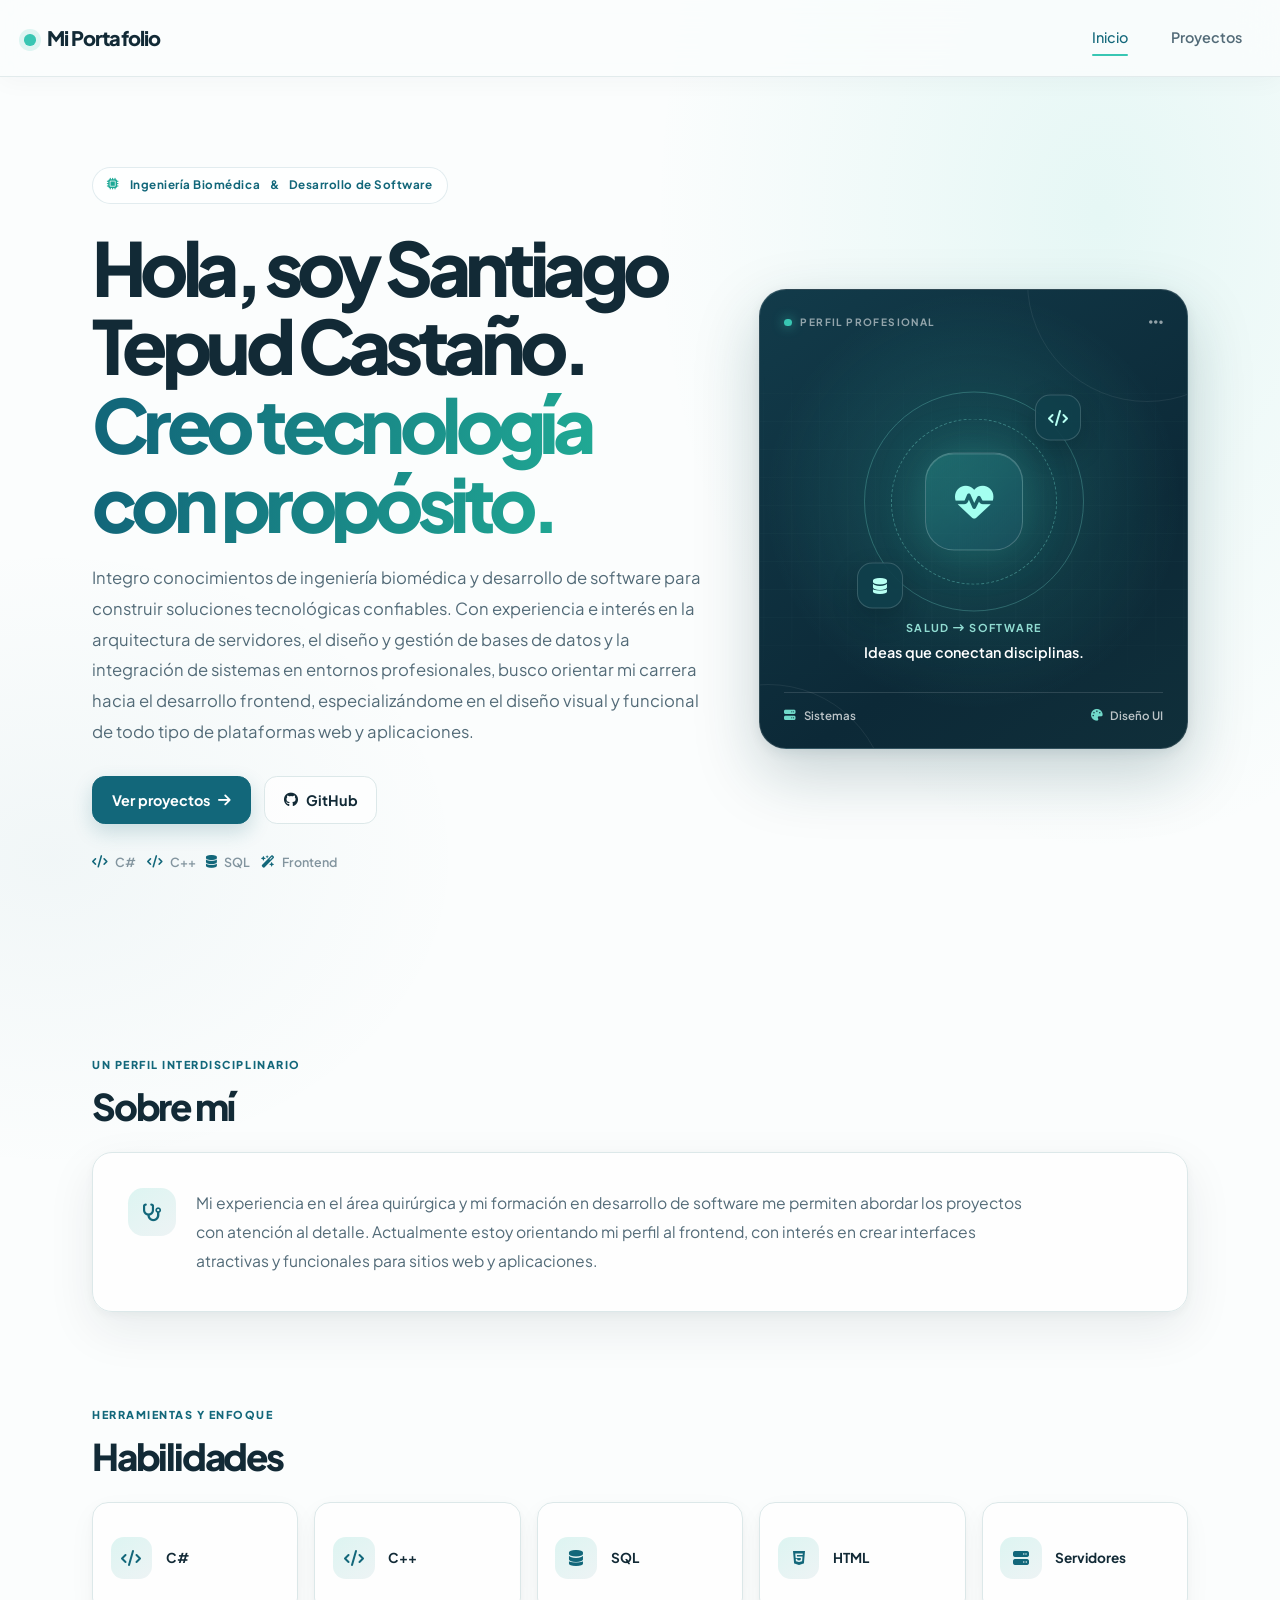
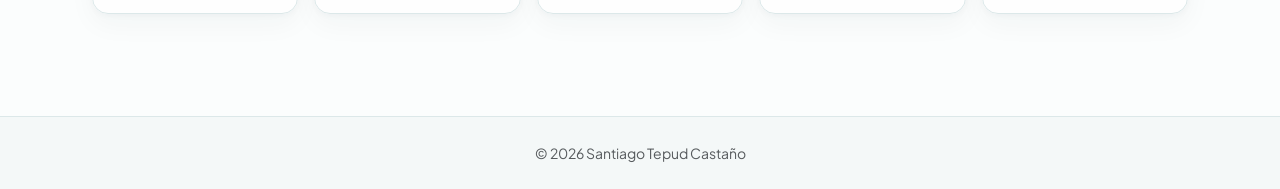
<file: index.html>
<!DOCTYPE html>
<html lang="es">
<head>
    <meta charset="UTF-8">
    <meta name="viewport" content="width=device-width, initial-scale=1.0">
    <title>Mi Portafolio - Inicio</title>
    <link href="https://cdn.jsdelivr.net/npm/bootstrap@5.3.3/dist/css/bootstrap.min.css" rel="stylesheet">
    <link rel="stylesheet" href="https://cdnjs.cloudflare.com/ajax/libs/font-awesome/6.5.1/css/all.min.css">
    <link rel="preconnect" href="https://fonts.googleapis.com">
    <link rel="preconnect" href="https://fonts.gstatic.com" crossorigin>
    <link href="https://fonts.googleapis.com/css2?family=Plus+Jakarta+Sans:wght@400;500;600;700;800&display=swap" rel="stylesheet">
    <link rel="stylesheet" href="css/styles.css">
</head>
<body>

    <!-- Barra de Navegación -->
    <nav class="navbar navbar-expand-lg navbar-light bg-white py-3">
        <div class="container-fluid px-4">
            <a class="navbar-brand fw-bold text-dark" href="index.html">Mi Portafolio</a>
            <button class="navbar-toggler" type="button" data-bs-toggle="collapse" data-bs-target="#navbarNav" aria-controls="navbarNav" aria-expanded="false" aria-label="Toggle navigation">
                <span class="navbar-toggler-icon"></span>
            </button>
            <div class="collapse navbar-collapse justify-content-end" id="navbarNav">
                <ul class="navbar-nav gap-3">
                    <li class="nav-item">
                        <a class="nav-link active fw-medium" aria-current="page" href="index.html">Inicio</a>
                    </li>
                    <li class="nav-item">
                        <a class="nav-link" href="projects.html">Proyectos</a>
                    </li>
                </ul>
            </div>
        </div>
    </nav>

    <!-- Contenido Principal -->
    <main class="container page-shell">
        <section class="hero-section row align-items-center g-5" data-reveal>
            <div class="col-lg-7">
                <span class="eyebrow">
                    <i class="fa-solid fa-microchip" aria-hidden="true"></i>
                    Ingeniería Biomédica <span aria-hidden="true">&amp;</span> Desarrollo de Software
                </span>
                <h1 class="hero-title">Hola, soy Santiago Tepud Castaño.<span>Creo tecnología con propósito.</span></h1>
                <p class="hero-copy">
                    Integro conocimientos de ingeniería biomédica y desarrollo de software para construir
                    soluciones tecnológicas confiables. Con experiencia e interés en la arquitectura de
                    servidores, el diseño y gestión de bases de datos y la integración de sistemas en entornos
                    profesionales, busco orientar mi carrera hacia el desarrollo frontend, especializándome en
                    el diseño visual y funcional de todo tipo de plataformas web y aplicaciones.
                </p>
                <div class="hero-actions">
                    <a href="projects.html" class="btn btn-primary">
                        Ver proyectos <i class="fa-solid fa-arrow-right ms-2" aria-hidden="true"></i>
                    </a>
                    <a href="https://github.com/santiagotepud329" class="btn btn-outline-dark" target="_blank" rel="noopener noreferrer">
                        <i class="fa-brands fa-github me-2" aria-hidden="true"></i>GitHub
                    </a>
                </div>
                <div class="hero-tags" aria-label="Áreas de interés y tecnologías">
                    <span><i class="fa-solid fa-code" aria-hidden="true"></i>C#</span>
                    <span><i class="fa-solid fa-code" aria-hidden="true"></i>C++</span>
                    <span><i class="fa-solid fa-database" aria-hidden="true"></i>SQL</span>
                    <span><i class="fa-solid fa-wand-magic-sparkles" aria-hidden="true"></i>Frontend</span>
                </div>
            </div>

            <div class="col-lg-5">
                <aside class="hero-visual" aria-label="Perfil: ingeniería biomédica y desarrollo de software">
                    <div class="hero-visual-top">
                        <span class="visual-status"><span></span> PERFIL PROFESIONAL</span>
                        <i class="fa-solid fa-ellipsis" aria-hidden="true"></i>
                    </div>
                    <div class="visual-grid" aria-hidden="true"></div>
                    <div class="visual-core" aria-hidden="true">
                        <span class="visual-orbit visual-orbit-one"></span>
                        <span class="visual-orbit visual-orbit-two"></span>
                        <span class="visual-core-icon"><i class="fa-solid fa-heart-pulse"></i></span>
                        <span class="visual-float visual-float-code"><i class="fa-solid fa-code"></i></span>
                        <span class="visual-float visual-float-db"><i class="fa-solid fa-database"></i></span>
                    </div>
                    <div class="visual-caption">
                        <span>Salud <i class="fa-solid fa-arrow-right-long" aria-hidden="true"></i> Software</span>
                        <strong>Ideas que conectan disciplinas.</strong>
                    </div>
                    <div class="visual-bottom">
                        <span><i class="fa-solid fa-server" aria-hidden="true"></i> Sistemas</span>
                        <span><i class="fa-solid fa-palette" aria-hidden="true"></i> Diseño UI</span>
                    </div>
                </aside>
            </div>
        </section>

        <section class="content-section" data-reveal>
            <div class="section-heading">
                <span class="section-kicker">UN PERFIL INTERDISCIPLINARIO</span>
                <h2>Sobre mí</h2>
            </div>
            <div class="about-panel">
                <span class="about-icon"><i class="fa-solid fa-stethoscope" aria-hidden="true"></i></span>
                <p>
                    Mi experiencia en el área quirúrgica y mi formación en desarrollo de software me permiten abordar
                    los proyectos con atención al detalle. Actualmente estoy orientando mi perfil al frontend, con
                    interés en crear interfaces atractivas y funcionales para sitios web y aplicaciones.
                </p>
            </div>
        </section>

        <section class="content-section skills-section" data-reveal>
            <div class="section-heading">
                <span class="section-kicker">HERRAMIENTAS Y ENFOQUE</span>
                <h2>Habilidades</h2>
            </div>
            <div class="skills-grid">
                <div class="skill-card"><span class="skill-icon"><i class="fa-solid fa-code" aria-hidden="true"></i></span><span>C#</span></div>
                <div class="skill-card"><span class="skill-icon"><i class="fa-solid fa-code" aria-hidden="true"></i></span><span>C++</span></div>
                <div class="skill-card"><span class="skill-icon"><i class="fa-solid fa-database" aria-hidden="true"></i></span><span>SQL</span></div>
                <div class="skill-card"><span class="skill-icon"><i class="fa-brands fa-html5" aria-hidden="true"></i></span><span>HTML</span></div>
                <div class="skill-card"><span class="skill-icon"><i class="fa-solid fa-server" aria-hidden="true"></i></span><span>Servidores</span></div>
            </div>
        </section>
    </main>

    <!-- Pie de página -->
    <footer class="py-4 text-center text-muted mt-auto">
        <div class="container">
            <small>© 2026 Santiago Tepud Castaño</small>
        </div>
    </footer>

    <script src="https://code.jquery.com/jquery-3.7.1.min.js"></script>
    <script src="https://cdn.jsdelivr.net/npm/bootstrap@5.3.3/dist/js/bootstrap.bundle.min.js"></script>
    <script src="js/scripts.js"></script>
</body>
</html>
</file>
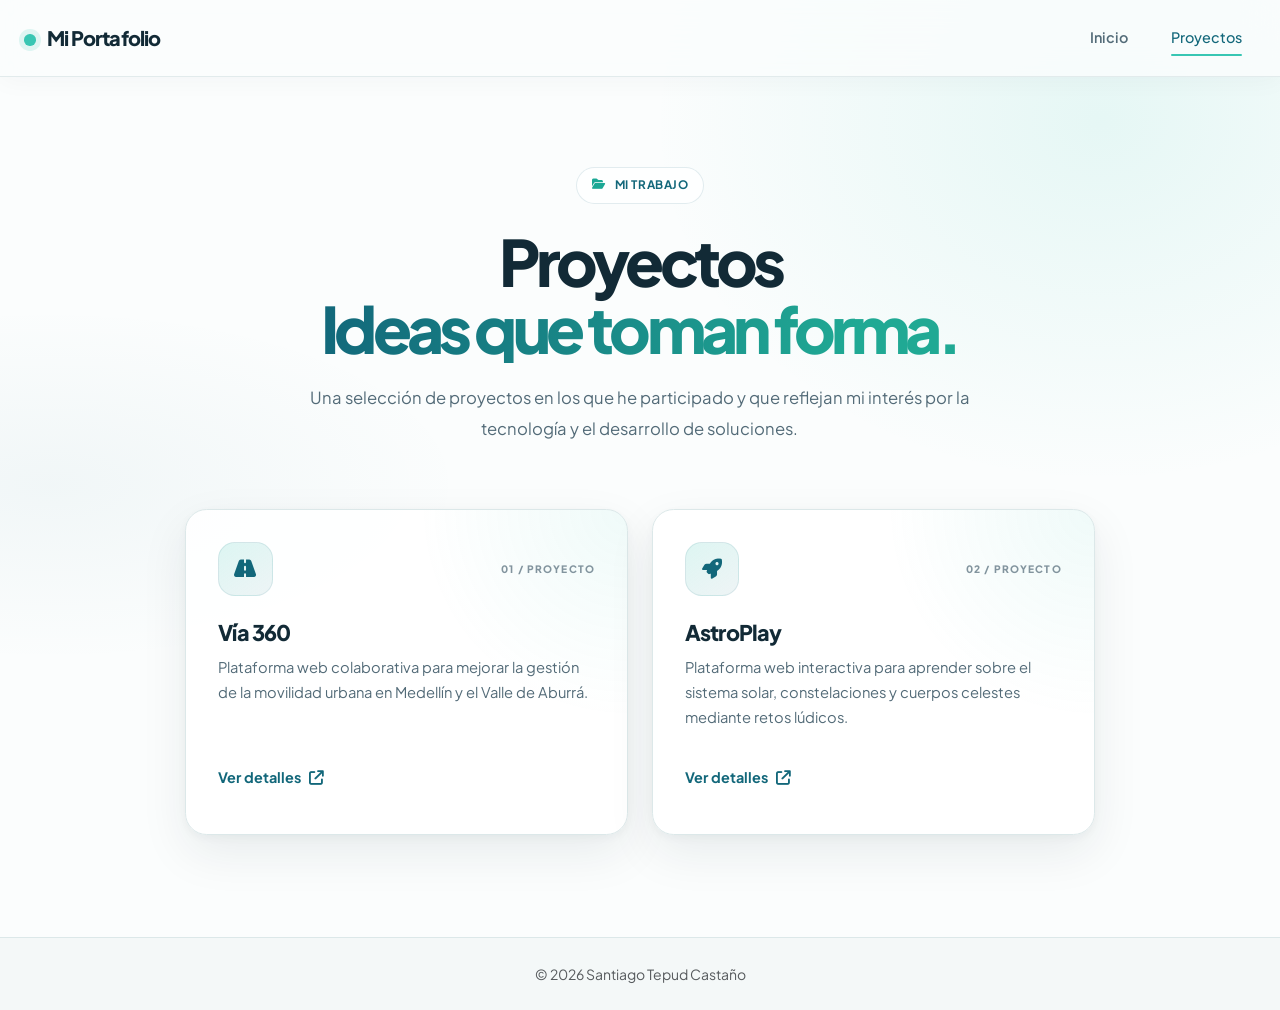
<file: projects.html>
<!DOCTYPE html>
<html lang="es">
<head>
    <meta charset="UTF-8">
    <meta name="viewport" content="width=device-width, initial-scale=1.0">
    <title>Mi Portafolio - Proyectos</title>
    <link href="https://cdn.jsdelivr.net/npm/bootstrap@5.3.3/dist/css/bootstrap.min.css" rel="stylesheet">
    <link rel="stylesheet" href="https://cdnjs.cloudflare.com/ajax/libs/font-awesome/6.5.1/css/all.min.css">
    <link rel="preconnect" href="https://fonts.googleapis.com">
    <link rel="preconnect" href="https://fonts.gstatic.com" crossorigin>
    <link href="https://fonts.googleapis.com/css2?family=Plus+Jakarta+Sans:wght@400;500;600;700;800&display=swap" rel="stylesheet">
    <link rel="stylesheet" href="css/styles.css">
</head>
<body>

    <!-- Barra de Navegación -->
    <nav class="navbar navbar-expand-lg navbar-light bg-white py-3">
        <div class="container-fluid px-4">
            <a class="navbar-brand fw-bold text-dark" href="index.html">Mi Portafolio</a>
            <button class="navbar-toggler" type="button" data-bs-toggle="collapse" data-bs-target="#navbarNav" aria-controls="navbarNav" aria-expanded="false" aria-label="Toggle navigation">
                <span class="navbar-toggler-icon"></span>
            </button>
            <div class="collapse navbar-collapse justify-content-end" id="navbarNav">
                <ul class="navbar-nav gap-3">
                    <li class="nav-item">
                        <a class="nav-link" href="index.html">Inicio</a>
                    </li>
                    <li class="nav-item">
                        <a class="nav-link active fw-medium" aria-current="page" href="projects.html">Proyectos</a>
                    </li>
                </ul>
            </div>
        </div>
    </nav>

    <!-- Contenido Principal -->
    <main class="container page-shell projects-page">
        <div class="row justify-content-center">
            <div class="col-lg-10">
                <header class="projects-heading" data-reveal>
                    <span class="eyebrow"><i class="fa-solid fa-folder-open" aria-hidden="true"></i> MI TRABAJO</span>
                    <h1 class="hero-title">Proyectos<span>Ideas que toman forma.</span></h1>
                    <p class="hero-copy">Una selección de proyectos en los que he participado y que reflejan mi interés por la tecnología y el desarrollo de soluciones.</p>
                </header>

                <div class="row g-4 project-grid">
                    <!-- Proyecto 1 -->
                    <div class="col-md-6" data-reveal>
                        <article class="project-card h-100">
                            <div class="project-card-top">
                                <span class="project-icon"><i class="fa-solid fa-road" aria-hidden="true"></i></span>
                                <span class="project-number">01 / PROYECTO</span>
                            </div>
                            <h2>Vía 360</h2>
                            <p>Plataforma web colaborativa para mejorar la gestión de la movilidad urbana en Medellín y el Valle de Aburrá.</p>
                            <button type="button"
                                    class="btn btn-project-link btn-ver-proyecto"
                                    data-bs-toggle="modal"
                                    data-bs-target="#proyectoModal"
                                    data-titulo="Vía 360"
                                    data-descripcion="Plataforma web diseñada para la gestión colaborativa de la movilidad urbana en Medellín y el Valle de Aburrá. Conecta a ciudadanos y autoridades para agilizar la atención de incidentes en la vía pública."
                                    data-caracteristicas='[{"titulo":"Reportes ciudadanos","detalle":"Registro de huecos, daños viales, accidentes de tránsito, semáforos averiados y fallas de señalización."},{"titulo":"Gestión y roles","detalle":"Panel de control para autoridades y administración diferenciada por perfiles: ciudadano, autoridad y administrador."},{"titulo":"Gamificación","detalle":"Sistema de puntos por participación ciudadana (sin dinero real)."}]'
                                    data-tecnologias="C#, ASP.NET, Oracle Database, Visual Studio 2022, GitHub, Scrum"
                                    data-github="https://github.com/Jerson570/Via360">
                                Ver detalles <i class="fa-solid fa-arrow-up-right-from-square ms-2" aria-hidden="true"></i>
                            </button>
                        </article>
                    </div>

                    <!-- Proyecto 2 -->
                    <div class="col-md-6" data-reveal>
                        <article class="project-card h-100">
                            <div class="project-card-top">
                                <span class="project-icon"><i class="fa-solid fa-rocket" aria-hidden="true"></i></span>
                                <span class="project-number">02 / PROYECTO</span>
                            </div>
                            <h2>AstroPlay</h2>
                            <p>Plataforma web interactiva para aprender sobre el sistema solar, constelaciones y cuerpos celestes mediante retos lúdicos.</p>
                            <button type="button"
                                    class="btn btn-project-link btn-ver-proyecto"
                                    data-bs-toggle="modal"
                                    data-bs-target="#proyectoModal"
                                    data-titulo="AstroPlay"
                                    data-descripcion="AstroPlay es una plataforma web interactiva diseñada para enseñar conceptos sobre el sistema solar, constelaciones y cuerpos celestes a través de retos lúdicos e interfaz temática."
                                    data-caracteristicas='[{"titulo":"Minijuegos educativos","detalle":"Concéntrese galáctico (memoria de planetas y nebulosas), Ahorcado espacial con pistas y Trivia cósmica contra reloj."},{"titulo":"Aprendizaje y progreso","detalle":"Fichas informativas desbloqueables al ganar y sistema de niveles dinámicos, de Cadete a Astrofísico."}]'
                                    data-tecnologias="HTML5, CSS3, Bootstrap 5, JavaScript, jQuery, Font Awesome"
                                    data-github="">
                                Ver detalles <i class="fa-solid fa-arrow-up-right-from-square ms-2" aria-hidden="true"></i>
                            </button>
                        </article>
                    </div>

                </div>

            </div>
        </div>
    </main>

    <div class="modal fade" id="proyectoModal" tabindex="-1" aria-labelledby="proyectoModalLabel" aria-hidden="true">
        <div class="modal-dialog modal-lg modal-dialog-centered">
            <div class="modal-content">
                <div class="modal-header modal-header-custom">
                    <h5 class="modal-title fw-normal" id="proyectoModalLabel">Detalles del proyecto</h5>
                    <button type="button" class="btn-close btn-close-white" data-bs-dismiss="modal" aria-label="Cerrar"></button>
                </div>
                
                <div class="modal-body p-4">
                    <h6 class="fw-bold text-dark mb-2">
                        <i class="fa-solid fa-circle-info text-primary me-1"></i> Descripción del Proyecto
                    </h6>
                    <p id="modalDescripcion" class="text-muted mb-4">
                    </p>

                    <h6 id="modalCaracteristicasTitulo" class="fw-bold text-dark mb-2">
                        <i class="fa-solid fa-list-check text-primary me-1"></i> Características principales
                    </h6>
                    <ul id="modalCaracteristicas" class="modal-feature-list mb-4"></ul>

                    <h6 id="modalTecnologiasTitulo" class="fw-bold text-dark mb-2">
                        <i class="fa-solid fa-layer-group text-primary me-1"></i> Tecnologías y metodología
                    </h6>
                    <div id="modalTecnologias" class="d-flex flex-wrap gap-2 mb-3">
                        <!-- Los badges de tecnologías se insertan aquí vía jQuery -->
                    </div>
                </div>

                <!-- Pie del modal con enlace a GitHub y botón Cerrar -->
                <div class="modal-footer justify-content-between">
                    <a id="modalGithubLink" href="#" target="_blank" rel="noopener noreferrer" class="btn btn-dark">
                        <i class="fa-brands fa-github me-1"></i> Ver en GitHub
                    </a>
                    <button type="button" class="btn btn-secondary" data-bs-dismiss="modal">Cerrar</button>
                </div>
            </div>
        </div>
    </div>

    <!-- Pie de página -->
    <footer class="py-4 text-center text-muted mt-auto">
        <div class="container">
            <small>© 2026 Santiago Tepud Castaño</small>
        </div>
    </footer>

    <script src="https://code.jquery.com/jquery-3.7.1.min.js"></script>
    <script src="https://cdn.jsdelivr.net/npm/bootstrap@5.3.3/dist/js/bootstrap.bundle.min.js"></script>
    <script src="js/scripts.js"></script>
</body>
</html>
</file>
<file: css/styles.css>
:root {
    --color-primary: #12677a;
    --color-primary-dark: #0c5264;
    --color-accent: #38c6b3;
    --color-ink: #122a36;
    --color-text: #536b78;
    --color-muted: #82949e;
    --color-surface: #f3f8f8;
    --color-border: #dce8e9;
    --shadow-soft: 0 3px 8px rgba(18, 42, 54, 0.04), 0 18px 48px rgba(18, 42, 54, 0.08);
}

html {
    scroll-behavior: smooth;
}

body {
    display: flex;
    min-height: 100vh;
    flex-direction: column;
    color: var(--color-ink);
    background:
        radial-gradient(ellipse at 86% 12%, rgba(56, 198, 179, 0.11), transparent 28rem),
        radial-gradient(ellipse at 4% 48%, rgba(18, 103, 122, 0.045), transparent 26rem),
        #fbfdfd;
    font-family: "Plus Jakarta Sans", sans-serif;
    -webkit-font-smoothing: antialiased;
}

.navbar {
    position: sticky;
    z-index: 1020;
    top: 0;
    border-bottom: 1px solid rgba(220, 232, 233, 0.8) !important;
    background: rgba(251, 253, 253, 0.82) !important;
    box-shadow: 0 4px 24px rgba(18, 42, 54, 0.035);
    backdrop-filter: blur(18px);
    -webkit-backdrop-filter: blur(18px);
}

.navbar .container-fluid {
    max-width: 1280px;
}

.navbar-brand {
    color: var(--color-ink) !important;
    font-weight: 800 !important;
    letter-spacing: -0.045em;
}

.navbar-brand::before {
    display: inline-block;
    width: 0.72rem;
    height: 0.72rem;
    margin-right: 0.7rem;
    border-radius: 50%;
    background: var(--color-accent);
    box-shadow: 0 0 0 5px rgba(56, 198, 179, 0.15);
    content: "";
}

.navbar-toggler {
    border-color: var(--color-border);
    border-radius: 0.7rem;
}

.navbar-nav {
    align-items: center;
}

.nav-link {
    position: relative;
    padding: 0.7rem 0.85rem !important;
    color: var(--color-text) !important;
    font-size: 0.9rem;
    font-weight: 600;
    transition: color 180ms ease;
}

.nav-link::after {
    position: absolute;
    right: 0.85rem;
    bottom: 0.25rem;
    left: 0.85rem;
    height: 2px;
    transform: scaleX(0);
    transform-origin: left;
    border-radius: 99px;
    background: var(--color-accent);
    content: "";
    transition: transform 180ms ease;
}

.nav-link:hover,
.nav-link.active {
    color: var(--color-primary) !important;
}

.nav-link:hover::after,
.nav-link.active::after {
    transform: scaleX(1);
}

main.container.page-shell {
    width: min(1120px, calc(100% - 2rem));
    max-width: 1120px;
    flex: 1;
    padding-top: clamp(3rem, 7vw, 6.25rem);
    padding-bottom: clamp(4rem, 8vw, 7rem);
}

.hero-section {
    position: relative;
    padding-bottom: clamp(3rem, 7vw, 6rem);
}

.eyebrow {
    display: inline-flex;
    align-items: center;
    gap: 0.6rem;
    margin-bottom: 1.5rem;
    padding: 0.6rem 0.9rem;
    border: 1px solid rgba(18, 103, 122, 0.12);
    border-radius: 999px;
    background: rgba(255, 255, 255, 0.78);
    color: var(--color-primary);
    font-size: 0.73rem;
    font-weight: 700;
    letter-spacing: 0.045em;
    line-height: 1.35;
}

.eyebrow > i {
    color: #1ba895;
}

.hero-title {
    max-width: 760px;
    margin: 0 0 1.25rem;
    color: var(--color-ink);
    font-size: clamp(2.7rem, 6vw, 4.65rem);
    font-weight: 800;
    letter-spacing: -0.075em;
    line-height: 1.06;
}

.hero-title > span {
    display: block;
    background: linear-gradient(100deg, var(--color-primary) 5%, #20a994 80%);
    background-clip: text;
    -webkit-text-fill-color: transparent;
}

.hero-copy {
    max-width: 680px;
    margin-bottom: 1.8rem;
    color: var(--color-text);
    font-size: clamp(0.98rem, 1.3vw, 1.08rem);
    line-height: 1.85;
}

.hero-actions {
    display: flex;
    flex-wrap: wrap;
    gap: 0.8rem;
}

.btn {
    display: inline-flex;
    min-height: 48px;
    align-items: center;
    justify-content: center;
    border-radius: 0.8rem;
    font-size: 0.9rem;
    font-weight: 700;
    transition: transform 180ms ease, box-shadow 180ms ease, background-color 180ms ease, border-color 180ms ease;
}

.btn-primary {
    padding: 0.7rem 1.2rem;
    border-color: var(--color-primary);
    background: var(--color-primary);
    box-shadow: 0 8px 20px rgba(18, 103, 122, 0.2);
}

.btn-primary:hover,
.btn-primary:focus-visible {
    transform: translateY(-2px);
    border-color: var(--color-primary-dark);
    background: var(--color-primary-dark);
    box-shadow: 0 12px 26px rgba(18, 103, 122, 0.26);
}

.btn-outline-dark {
    padding: 0.7rem 1.15rem;
    border-color: var(--color-border);
    color: var(--color-ink);
    background: rgba(255, 255, 255, 0.72);
}

.btn-outline-dark:hover,
.btn-outline-dark:focus-visible {
    transform: translateY(-2px);
    border-color: var(--color-primary);
    color: var(--color-primary);
    background: #fff;
    box-shadow: 0 8px 18px rgba(18, 42, 54, 0.08);
}

.hero-tags {
    display: flex;
    flex-wrap: wrap;
    gap: 0.65rem;
    margin-top: 1.8rem;
}

.hero-tags span {
    display: inline-flex;
    align-items: center;
    gap: 0.45rem;
    color: var(--color-muted);
    font-size: 0.78rem;
    font-weight: 600;
}

.hero-tags i {
    color: var(--color-primary);
}

.hero-visual {
    position: relative;
    display: flex;
    min-height: 460px;
    overflow: hidden;
    flex-direction: column;
    justify-content: space-between;
    padding: 1.5rem;
    border: 1px solid rgba(255, 255, 255, 0.14);
    border-radius: 1.7rem;
    color: #fff;
    background:
        radial-gradient(circle at 50% 46%, rgba(56, 198, 179, 0.23), transparent 13rem),
        linear-gradient(145deg, #123b4a 0%, #0c2937 65%, #102f3a 100%);
    box-shadow: 0 25px 65px rgba(12, 57, 70, 0.22), 0 4px 12px rgba(12, 57, 70, 0.08);
}

.hero-visual::before,
.hero-visual::after {
    position: absolute;
    width: 15rem;
    height: 15rem;
    border: 1px solid rgba(255, 255, 255, 0.07);
    border-radius: 50%;
    content: "";
    pointer-events: none;
}

.hero-visual::before {
    top: -8rem;
    right: -5rem;
}

.hero-visual::after {
    bottom: -11rem;
    left: -7rem;
}

.hero-visual-top,
.visual-bottom {
    position: relative;
    z-index: 2;
    display: flex;
    align-items: center;
    justify-content: space-between;
}

.hero-visual-top {
    color: rgba(255, 255, 255, 0.55);
}

.visual-status {
    display: inline-flex;
    align-items: center;
    gap: 0.55rem;
    font-size: 0.63rem;
    font-weight: 700;
    letter-spacing: 0.14em;
}

.visual-status > span {
    width: 0.45rem;
    height: 0.45rem;
    border-radius: 50%;
    background: var(--color-accent);
    box-shadow: 0 0 12px rgba(56, 198, 179, 0.8);
}

.visual-grid {
    position: absolute;
    inset: 3.5rem 0;
    opacity: 0.17;
    background-image:
        linear-gradient(rgba(185, 232, 227, 0.13) 1px, transparent 1px),
        linear-gradient(90deg, rgba(185, 232, 227, 0.13) 1px, transparent 1px);
    background-position: center;
    background-size: 28px 28px;
    mask-image: linear-gradient(transparent, #000 18%, #000 78%, transparent);
}

.visual-core {
    position: absolute;
    top: 50%;
    left: 50%;
    width: 250px;
    height: 250px;
    transform: translate(-50%, -57%);
}

.visual-orbit {
    position: absolute;
    top: 50%;
    left: 50%;
    display: block;
    border: 1px solid rgba(119, 222, 209, 0.28);
    border-radius: 50%;
    transform: translate(-50%, -50%);
}

.visual-orbit-one {
    width: 220px;
    height: 220px;
}

.visual-orbit-two {
    width: 166px;
    height: 166px;
    border-style: dashed;
    border-color: rgba(119, 222, 209, 0.38);
}

.visual-core-icon {
    position: absolute;
    top: 50%;
    left: 50%;
    display: grid;
    width: 98px;
    height: 98px;
    place-items: center;
    transform: translate(-50%, -50%);
    border: 1px solid rgba(255, 255, 255, 0.2);
    border-radius: 1.8rem;
    color: #a4fff0;
    background: linear-gradient(145deg, rgba(49, 180, 168, 0.3), rgba(26, 84, 99, 0.68));
    box-shadow: 0 0 48px rgba(56, 198, 179, 0.24), inset 0 1px rgba(255, 255, 255, 0.16);
    font-size: 2.4rem;
}

.visual-float {
    position: absolute;
    z-index: 1;
    display: grid;
    width: 46px;
    height: 46px;
    place-items: center;
    border: 1px solid rgba(255, 255, 255, 0.16);
    border-radius: 0.95rem;
    color: #b7fff2;
    background: rgba(16, 63, 75, 0.92);
    box-shadow: 0 10px 24px rgba(4, 20, 28, 0.28);
}

.visual-float-code {
    top: 18px;
    right: 18px;
}

.visual-float-db {
    bottom: 18px;
    left: 8px;
}

.visual-caption {
    position: absolute;
    z-index: 2;
    right: 1.5rem;
    bottom: 5.3rem;
    left: 1.5rem;
    display: flex;
    flex-direction: column;
    gap: 0.35rem;
    text-align: center;
}

.visual-caption > span {
    color: #91dcd2;
    font-size: 0.68rem;
    font-weight: 700;
    letter-spacing: 0.13em;
    text-transform: uppercase;
}

.visual-caption > strong {
    font-size: 0.9rem;
    font-weight: 600;
}

.visual-bottom {
    padding-top: 0.9rem;
    border-top: 1px solid rgba(255, 255, 255, 0.13);
    color: rgba(255, 255, 255, 0.72);
    font-size: 0.72rem;
    font-weight: 600;
}

.visual-bottom span {
    display: inline-flex;
    align-items: center;
    gap: 0.45rem;
}

.visual-bottom i {
    color: #70d9c9;
}

.content-section {
    padding-top: clamp(3.5rem, 7vw, 6rem);
}

.section-heading {
    margin-bottom: 1.5rem;
}

.section-kicker {
    color: var(--color-primary);
    font-size: 0.68rem;
    font-weight: 800;
    letter-spacing: 0.14em;
}

.section-heading h2 {
    margin: 0.55rem 0 0;
    font-size: clamp(1.7rem, 3vw, 2.3rem);
    font-weight: 800;
    letter-spacing: -0.06em;
}

.about-panel {
    display: flex;
    align-items: flex-start;
    gap: 1.25rem;
    padding: clamp(1.4rem, 3vw, 2.2rem);
    border: 1px solid var(--color-border);
    border-radius: 1.25rem;
    background: rgba(255, 255, 255, 0.82);
    box-shadow: var(--shadow-soft);
}

.about-icon,
.skill-icon,
.project-icon {
    display: inline-grid;
    flex: 0 0 auto;
    place-items: center;
    color: var(--color-primary);
    background: linear-gradient(145deg, rgba(56, 198, 179, 0.17), rgba(18, 103, 122, 0.07));
}

.about-icon {
    width: 3rem;
    height: 3rem;
    border-radius: 0.95rem;
    font-size: 1.1rem;
}

.about-panel p {
    max-width: 76ch;
    margin: 0;
    color: var(--color-text);
    font-size: 0.98rem;
    line-height: 1.85;
}

.skills-grid {
    display: grid;
    grid-template-columns: repeat(5, minmax(0, 1fr));
    gap: 1rem;
}

.skill-card {
    display: flex;
    min-height: 112px;
    align-items: center;
    gap: 0.85rem;
    padding: 1.1rem;
    border: 1px solid var(--color-border);
    border-radius: 1rem;
    background: rgba(255, 255, 255, 0.82);
    box-shadow: 0 2px 6px rgba(18, 42, 54, 0.03), 0 10px 28px rgba(18, 42, 54, 0.04);
    color: var(--color-ink);
    font-size: 0.85rem;
    font-weight: 700;
    transition: transform 200ms ease, border-color 200ms ease, box-shadow 200ms ease;
}

.skill-card:hover {
    transform: translateY(-4px);
    border-color: rgba(18, 103, 122, 0.32);
    box-shadow: 0 5px 12px rgba(18, 42, 54, 0.05), 0 18px 34px rgba(18, 42, 54, 0.09);
}

.skill-icon {
    width: 2.6rem;
    height: 2.6rem;
    border-radius: 0.8rem;
    font-size: 1rem;
}

.projects-heading {
    max-width: 720px;
    margin: 0 auto 2.5rem;
    text-align: center;
}

.projects-heading .hero-title {
    margin-right: auto;
    margin-left: auto;
    font-size: clamp(2.6rem, 5vw, 4rem);
}

.projects-heading .hero-copy {
    margin-right: auto;
    margin-left: auto;
}

.project-grid {
    margin-top: 0;
}

.project-card {
    display: flex;
    min-height: 290px;
    flex-direction: column;
    padding: clamp(1.5rem, 3vw, 2rem);
    border: 1px solid var(--color-border);
    border-radius: 1.35rem;
    background:
        radial-gradient(circle at 100% 0, rgba(56, 198, 179, 0.08), transparent 13rem),
        rgba(255, 255, 255, 0.92);
    box-shadow: var(--shadow-soft);
    transition: transform 220ms ease, border-color 220ms ease, box-shadow 220ms ease;
}

.project-card:hover {
    transform: translateY(-6px);
    border-color: rgba(18, 103, 122, 0.38);
    box-shadow: 0 6px 12px rgba(18, 42, 54, 0.05), 0 24px 52px rgba(18, 42, 54, 0.12);
}

.project-card-top {
    display: flex;
    align-items: center;
    justify-content: space-between;
    margin-bottom: 1.5rem;
}

.project-icon {
    width: 3.4rem;
    height: 3.4rem;
    border: 1px solid rgba(18, 103, 122, 0.1);
    border-radius: 1.05rem;
    font-size: 1.25rem;
}

.project-number {
    color: var(--color-muted);
    font-size: 0.64rem;
    font-weight: 800;
    letter-spacing: 0.11em;
}

.project-card h2 {
    margin-bottom: 0.55rem;
    color: var(--color-ink);
    font-size: 1.35rem;
    font-weight: 800;
    letter-spacing: -0.04em;
}

.project-card p {
    flex: 1;
    margin-bottom: 1.5rem;
    color: var(--color-text);
    font-size: 0.92rem;
    line-height: 1.7;
}

.btn-project-link {
    align-self: flex-start;
    padding: 0;
    border: 0;
    color: var(--color-primary);
    background: transparent;
}

.btn-project-link:hover,
.btn-project-link:focus-visible {
    transform: translateX(3px);
    color: var(--color-primary-dark);
}

.modal-content {
    overflow: hidden;
    border: 1px solid rgba(220, 232, 233, 0.8);
    border-radius: 1.2rem;
    box-shadow: 0 24px 70px rgba(11, 42, 54, 0.22);
}

.modal-header-custom {
    border: 0;
    color: #fff;
    background: linear-gradient(120deg, var(--color-primary-dark), var(--color-primary));
}

.modal-header-custom .modal-title {
    font-weight: 700 !important;
}

.modal-body {
    color: var(--color-text);
    line-height: 1.75;
}

.modal-body h6 {
    color: var(--color-ink) !important;
}

.modal-feature-list {
    display: grid;
    gap: 0.65rem;
    padding: 0;
    list-style: none;
}

.modal-feature-list li {
    display: grid;
    gap: 0.25rem;
    padding: 0.85rem 1rem;
    border: 1px solid var(--color-border);
    border-radius: 0.8rem;
    background: var(--color-surface);
    color: var(--color-text);
    font-size: 0.86rem;
    line-height: 1.65;
}

.modal-feature-list strong {
    color: var(--color-ink);
    font-size: 0.88rem;
}

.modal-footer {
    border-color: var(--color-border);
    background: #fbfdfd;
}

.modal-pop-in {
    animation: modal-pop-in 280ms cubic-bezier(0.2, 0.75, 0.25, 1) both;
}

@keyframes modal-pop-in {
    from {
        transform: translateY(12px) scale(0.985);
        opacity: 0.6;
    }

    to {
        transform: translateY(0) scale(1);
        opacity: 1;
    }
}

body.has-motion [data-reveal] {
    transform: translateY(18px);
    opacity: 0;
    transition: opacity 650ms ease, transform 650ms cubic-bezier(0.2, 0.7, 0.2, 1);
}

body.has-motion [data-reveal].is-visible {
    transform: translateY(0);
    opacity: 1;
}

footer {
    border-top: 1px solid var(--color-border) !important;
    background: #f4f8f8 !important;
    color: var(--color-muted) !important;
}

@media (max-width: 991.98px) {
    .hero-visual {
        min-height: 420px;
    }

    .skills-grid {
        grid-template-columns: repeat(3, minmax(0, 1fr));
    }
}

@media (max-width: 767.98px) {
    .navbar-nav {
        align-items: stretch;
        padding: 0.45rem 0 0.6rem;
    }

    .nav-link {
        padding: 0.65rem 0.25rem !important;
    }

    .nav-link::after {
        right: auto;
        bottom: 0.2rem;
        left: 0.25rem;
        width: 2rem;
    }

    main.container.page-shell {
        width: min(100% - 1.5rem, 1120px);
    }

    .hero-section {
        row-gap: 2.5rem !important;
    }

    .hero-title {
        font-size: clamp(2.55rem, 12vw, 3.7rem);
    }

    .hero-copy {
        font-size: 0.95rem;
        line-height: 1.8;
    }

    .hero-visual {
        min-height: 390px;
        border-radius: 1.35rem;
    }

    .visual-core {
        transform: translate(-50%, -61%) scale(0.88);
    }

    .visual-caption {
        bottom: 4.7rem;
    }

    .skills-grid {
        grid-template-columns: repeat(2, minmax(0, 1fr));
        gap: 0.7rem;
    }

    .skill-card {
        min-height: 90px;
        gap: 0.65rem;
        padding: 0.8rem;
        font-size: 0.78rem;
    }

    .skill-icon {
        width: 2.3rem;
        height: 2.3rem;
    }

    .about-panel {
        flex-direction: column;
    }
}

@media (max-width: 420px) {
    .eyebrow {
        align-items: flex-start;
        border-radius: 1rem;
        font-size: 0.65rem;
    }

    .hero-actions .btn {
        flex: 1 1 100%;
    }

    .hero-visual {
        min-height: 360px;
        padding: 1.2rem;
    }

    .visual-core {
        transform: translate(-50%, -61%) scale(0.78);
    }

    .visual-caption {
        right: 1rem;
        left: 1rem;
    }
}

@media (prefers-reduced-motion: reduce) {
    html {
        scroll-behavior: auto;
    }

    *,
    *::before,
    *::after {
        animation-duration: 0.01ms !important;
        animation-iteration-count: 1 !important;
        transition-duration: 0.01ms !important;
    }
}
</file>
